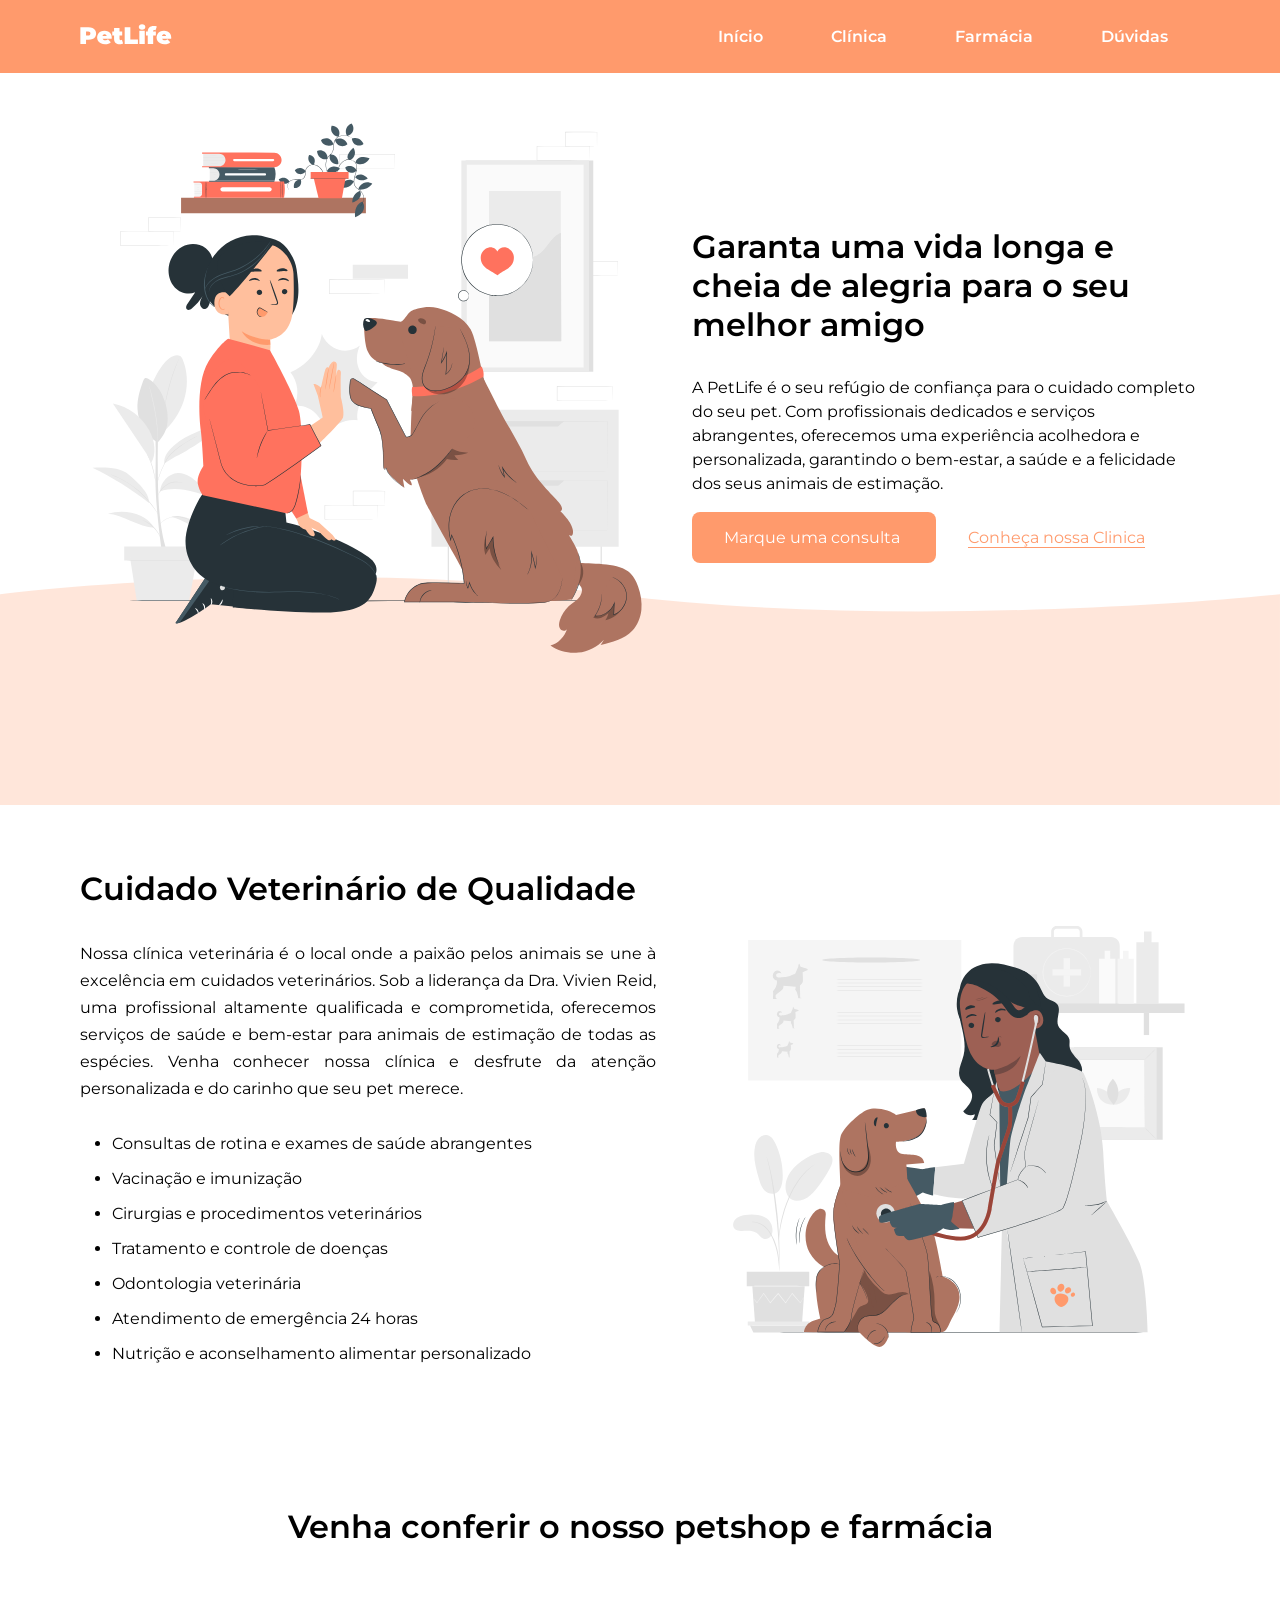
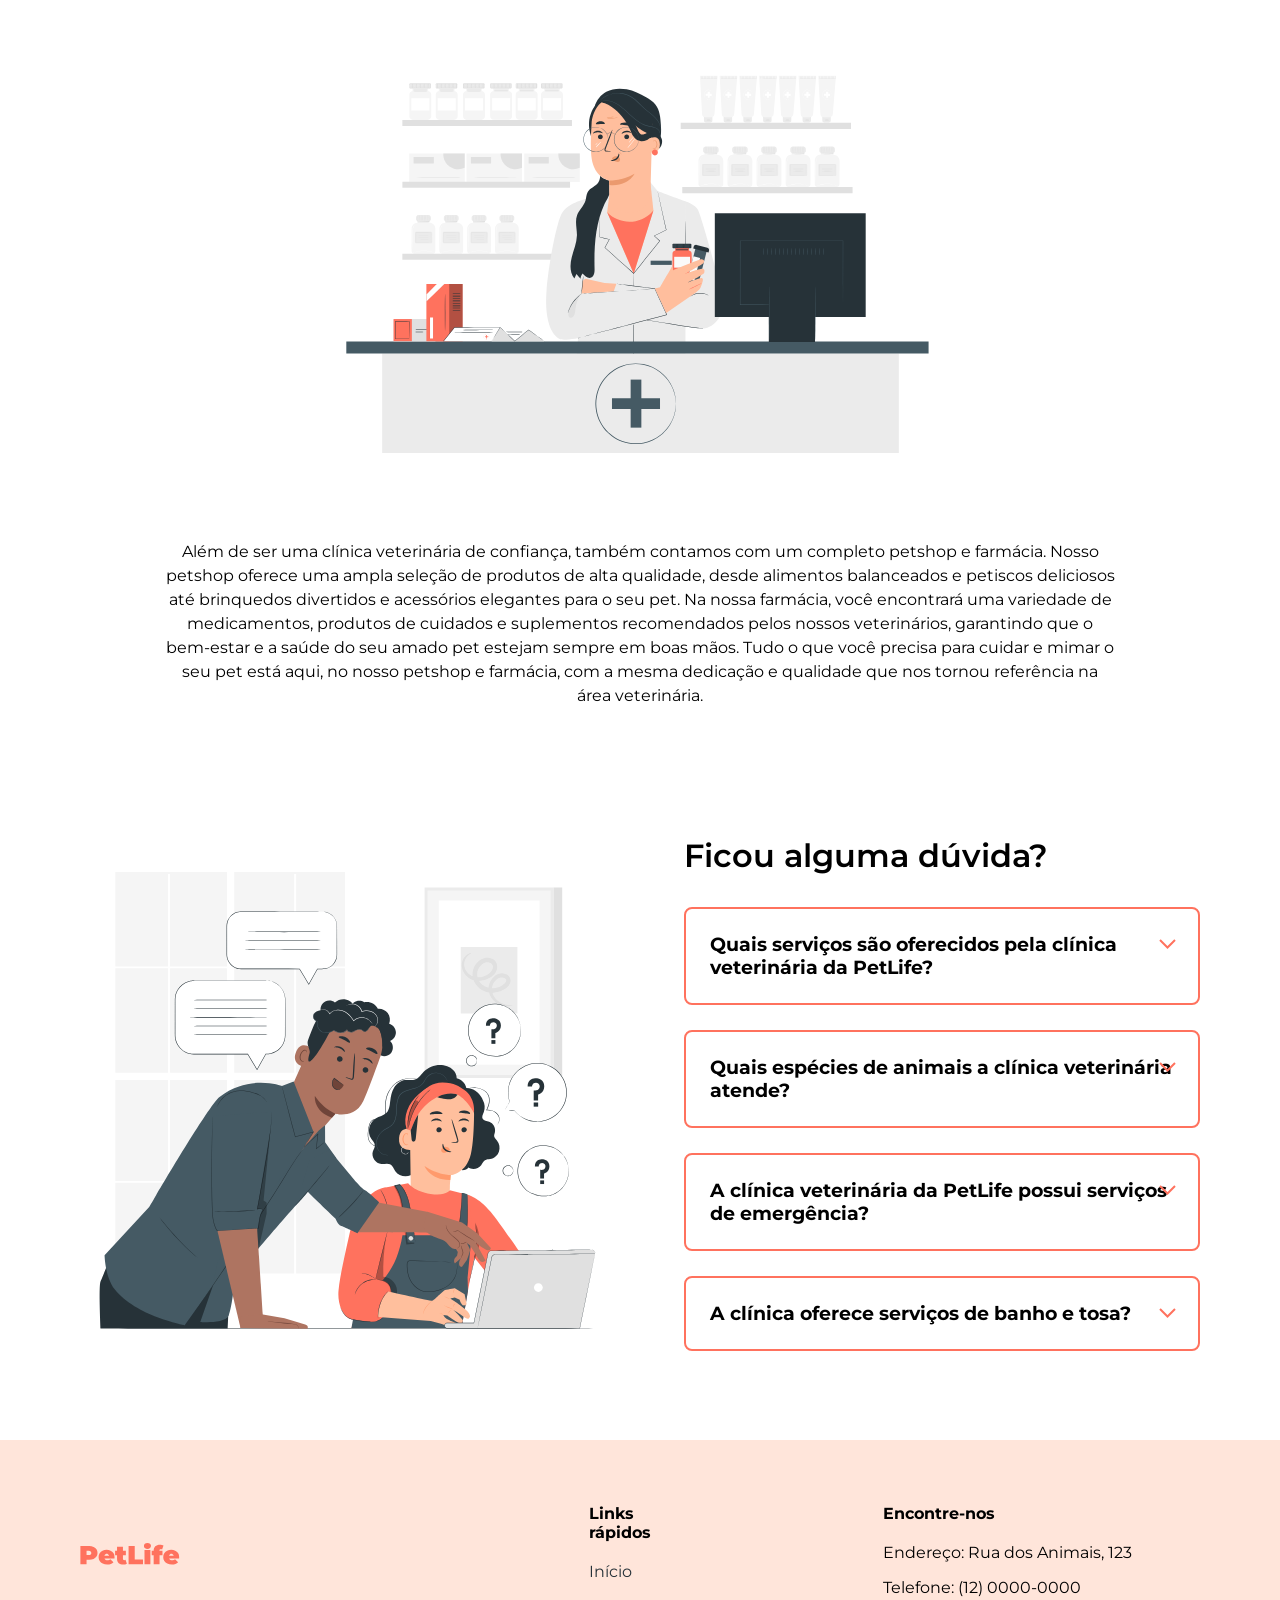
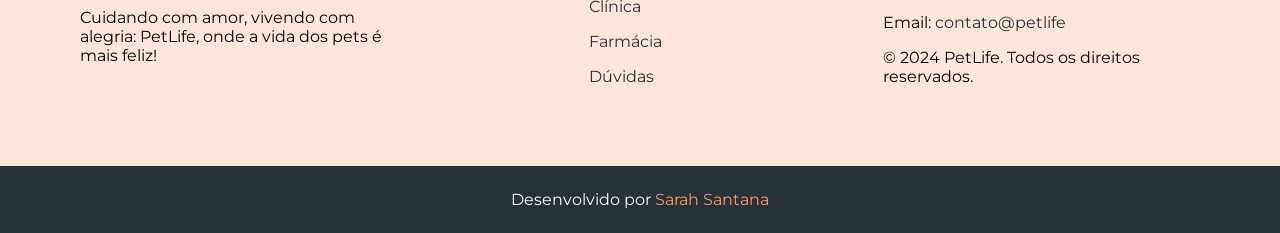
<file: index.html>
<!DOCTYPE html>
<html lang="pt-br">
  <head>
    <title>PetLife</title> 
    <link rel="stylesheet" type="text/css" href="style.css">
    <link rel="icon" href="img/logo.svg" type="image/x-icon">
    <meta charset="utf-8">
    <link rel="preconnect" href="https://fonts.googleapis.com">
    <link rel="preconnect" href="https://fonts.gstatic.com" crossorigin>
    <link href="https://fonts.googleapis.com/css2?family=Montserrat:ital,wght@0,100..900;1,100..900&display=swap" rel="stylesheet">
  </head>
  <body>
    <header class="cabeçalho">
        <a href="home.html">
        <img src="img/logo.svg">
        </a>
            <nav class="navegacao">
                <a href="#inicio">Início</a>
                <a href="#clinica">Clínica</a>
                <a href="#farmacia">Farmácia</a>
                <a href="#duvidas">Dúvidas</a>
            </nav>
    </header>

    <main>
        <section id="inicio">
            <img src="img/start-img.svg" alt="imagem-principal" width="580" height="580">
            <div>
                <h1>Garanta uma vida longa e cheia de alegria para o seu melhor amigo</h1>
                <p class="paragrafo">A PetLife é o seu refúgio de confiança para o cuidado completo do seu pet. Com profissionais dedicados e serviços abrangentes, oferecemos uma experiência acolhedora e personalizada, garantindo o bem-estar, a saúde e a felicidade dos seus animais de estimação.</p>
                <a class="botao" href="https://wa.me/5512000000000" target="_blank"> Marque uma consulta </a>
                <a class="link1" href="#clinica">Conheça nossa Clinica</a>
            </div>
            <img class="imagem-secundaria" src="img/shape.svg" alt="">
            
            
        </section>

         <section id="clinica">
            <div class="clinica-text">
                <h2>Cuidado Veterinário de Qualidade</h2>
                <p class="text">Nossa clínica veterinária é o local onde a paixão pelos animais se une à excelência em cuidados veterinários. Sob a liderança da Dra. Vivien Reid, uma profissional altamente qualificada e comprometida, oferecemos serviços de saúde e bem-estar para animais de estimação de todas as espécies. Venha conhecer nossa clínica e desfrute da atenção personalizada e do carinho que seu pet merece.</p>
                <ul>
                    <li>Consultas de rotina e exames de saúde abrangentes</li>
                    <li>Vacinação e imunização</li>
                    <li>Cirurgias e procedimentos veterinários</li>
                    <li>Tratamento e controle de doenças</li>
                    <li>Odontologia veterinária</li>
                    <li>Atendimento de emergência 24 horas</li>
                    <li>Nutrição e aconselhamento alimentar personalizado</li>
                </ul>
            </div>
            <img src="img/clinic-img.svg" alt="imagem-clinica" width="480" height="480" loading="lazy">
        </section>

        <section id="farmacia">
            <h1>Venha conferir o nosso petshop e farmácia</h1>
            <img src="img/shop-img.svg" alt="imagem-shop" width="645" height="430" loading="lazy">
            <p class="paragrafo">Além de ser uma clínica veterinária de confiança, também contamos com um completo petshop e farmácia. Nosso petshop oferece uma ampla seleção de produtos de alta qualidade, desde alimentos balanceados e petiscos deliciosos até brinquedos divertidos e acessórios elegantes para o seu pet. Na nossa farmácia, você encontrará uma variedade de medicamentos, produtos de cuidados e suplementos recomendados pelos nossos veterinários, garantindo que o bem-estar e a saúde do seu amado pet estejam sempre em boas mãos. Tudo o que você precisa para cuidar e mimar o seu pet está aqui, no nosso petshop e farmácia, com a mesma dedicação e qualidade que nos tornou referência na área veterinária.</p>
        </section>

        
        <section id="duvidas">
            <img src="img/faq-img.svg" alt="imagem-duvidas" width="540" height="540" loading="lazy">
            <div class="duvida-card">
                <h2>Ficou alguma dúvida?</h2>
                <div class="duvida" >
                    <h3>Quais serviços são oferecidos pela clínica veterinária da PetLife?</h3>
                    <img src="img/arrow-down.svg">
                    <p class="paragrafo">A clínica da PetLife oferece uma ampla gama de serviços, incluindo consultas de rotina, vacinação, cirurgias, tratamento de doenças, cuidados odontológicos, atendimento de emergência 24 horas, programas de prevenção de pulgas, carrapatos e vermes, entre outros. Nosso objetivo é fornecer cuidados abrangentes e personalizados para garantir a saúde e o bem-estar do seu pet.</p>
                </div>
                <div class="duvida">
                    <h3>Quais espécies de animais a clínica veterinária atende?</h3>
                    <img src="img/arrow-down.svg">
                    <p class="paragrafo">A clínica veterinária da PetLife atende animais de estimação de todas as espécies, incluindo cães, gatos, pássaros, roedores e répteis. Nossos profissionais possuem conhecimento e experiência para cuidar de diferentes tipos de animais, oferecendo um atendimento especializado e dedicado a cada um deles.</p>
                </div>
                <div class="duvida">
                    <h3>A clínica veterinária da PetLife possui serviços de emergência?</h3>
                    <img src="img/arrow-down.svg">
                    <p class="paragrafo">Sim, a clínica veterinária da PetLife oferece serviços de emergência 24 horas. Se o seu animal de estimação precisar de atendimento veterinário imediato fora do horário de expediente, nossa equipe está pronta para ajudar, fornecendo cuidados urgentes e tratamento adequado para garantir o bem-estar do seu pet.</p>
                </div>
                <div class="duvida">
                    <h3>A clínica oferece serviços de banho e tosa?</h3>
                    <img src="img/arrow-down.svg">
                    <p class="paragrafo">Sim, a clínica veterinária da PetLife oferece serviços profissionais de banho e tosa. Nossa equipe de profissionais experientes garante que seu pet receba cuidados adequados, usando produtos de alta qualidade e técnicas seguras. O banho e tosa ajudam a manter a higiene, a saúde da pele e pelagem do seu pet, além de proporcionar uma experiência relaxante e agradável para eles.</p>
                </div>
            </div>
        </section>
    </main>

    <footer>
        <div class="logo-texto">
            <img src="img/logocor.svg" alt="logo" width="100" height="100">
            <p>Cuidando com amor, vivendo com alegria: PetLife, onde a vida dos pets é mais feliz!</p>
        </div>
        <div class="links-nav">
            <strong class="links-rapidos">Links rápidos</strong>
            <nav class="navegacao">
                <a href="#inicio">Início</a>
                <a href="#clinica">Clínica</a>
                <a href="#farmacia">Farmácia</a>
                <a href="#duvidas">Dúvidas</a>
            </nav>
        </div>
        <div class="rua-email">
            <strong class="encontre-nos">Encontre-nos</strong>
            <p>Endereço: Rua dos Animais, 123</p>
            <p>Telefone: (12) 0000-0000</p>
            <p>Email: <a href="malito:contato@petlife.com">contato@petlife</a></p>
            <p>© 2024 PetLife. Todos os direitos reservados.</p>
        </div>
    </footer>
    <p class="meu-perfil">Desenvolvido por <a href="https://www.linkedin.com/in/sarah-santana-843394200/" target="_blank">Sarah Santana</a></p>
    <script src="home.js"></script>
  </body>
</html>
</file>
<file: style.css>
*{
    box-sizing: border-box;
    margin: 0;
    padding: 0;
    font-family: "Montserrat", sans-serif;
}

/* body{
    background-color: #263138;
} */

header {
    background-color: #FF9A6C;
    display: flex;
    justify-content: space-between;
    align-items: center;
    padding-left: 80px;
    padding-right: 80px;
    padding-top: 24px;
    padding-bottom: 24px;
}

header nav a{
    color: #FFFFFF;
    text-decoration: none;
    font-weight: 600;
    padding: 32px;
}

#inicio{
    display: flex;
    align-items: center;
    gap: 32px;
    /* topo,direita,baixo,esquerda */
    padding: 24px 80px 128px 80px;
    position: relative;
}

h1,
h2{
    font-size: 32px;
    font-weight: 600;
    margin-bottom: 32px; 
}

.paragrafo{
    margin-bottom: 32px;
    line-height: 150%;
}

.botao{
    background-color: #FF9A6C;
/* vertical, horizontal */
    padding: 16px 32px;
    border-radius: 8px;
    text-decoration: none;
    color: #FFFFFF;
}

.link1{
    padding: 16px 32px;
    background-color: transparent;
    color: #FF9A6C;
    text-underline-offset: 4px;
}

.imagem-secundaria{
    position: absolute;
    right: 0;
    bottom: 0;
    width: 100%;
    z-index: -10 ;
}


#clinica{
    display: flex;
    align-items: center;
    text-align: justify;
    gap: 64px;
    padding: 64px 80px;
}

#clinica .clinica-text .text{
    line-height: 27px;
    margin-bottom: 32px;
}

#clinica li {
    margin-bottom: 16px;
    margin-left: 32px;
}

#farmacia{
    padding: 64px 80px;
    text-align: center;
}

#farmacia img{
    margin: 64px auto;
}

#farmacia .paragrafo{
    max-width: 950px;
    margin: 0 auto;
}

#duvidas {
    display: flex;
    align-items: center;
    gap: 64px;
    padding: 64px 80px;
}

.duvida{
    position: relative;
}


.duvida h3{
    border: 2px solid #FF725E;
    border-radius: 8px;
    cursor: pointer;
    padding: 24px;
}

.duvida img{
    position: absolute;
    top: 32px;
    right: 24px;

}


.duvida .paragrafo{
    border-right: 1px solid #FF725E;
    border-bottom: 1px solid #FF725E;
    border-left: 1px solid #FF725E;
    border-radius: 0 0 8px 8px;
    margin-top: -8px;
    padding: 0 24px;
    height: 0;
    opacity: 0;
    overflow: hidden;
    transition: all 0.5s;
}

.duvida.ativa .paragrafo{
    height: fit-content;
    opacity: 1;
    padding: 24px;
}

footer{
    background-color: rgba(255, 152, 108, 0.25);
    padding: 64px 80px;
    display: flex;
    gap: 80px;
}


footer .titulo{
    display: block;
    font-weight: 600;
    margin-bottom: 24px;
}

footer nav a{
    color: #263138;
    display: block;
    margin-bottom: 16px;
    text-decoration: none;
}

footer p {
    margin-bottom: 16px;
    max-width: 350px;
}

footer p a{
    color: #263138;
    text-decoration: none;
}

footer .logo-texto{
    margin-right: 10%;
}

footer .links-nav{
    margin-right: 10%;
}

footer .links-rapidos{
    display: flex;
    margin-bottom: 20px;
}

footer .encontre-nos{
    display: flex;
    margin-bottom: 20px;
}

.meu-perfil{
    background-color: #263138;
    color: #FFFFFF;
    text-align: center;
    padding: 24px;
}

.meu-perfil a{
    color: #FF9A6C;
    text-decoration: none;
}
</file>
